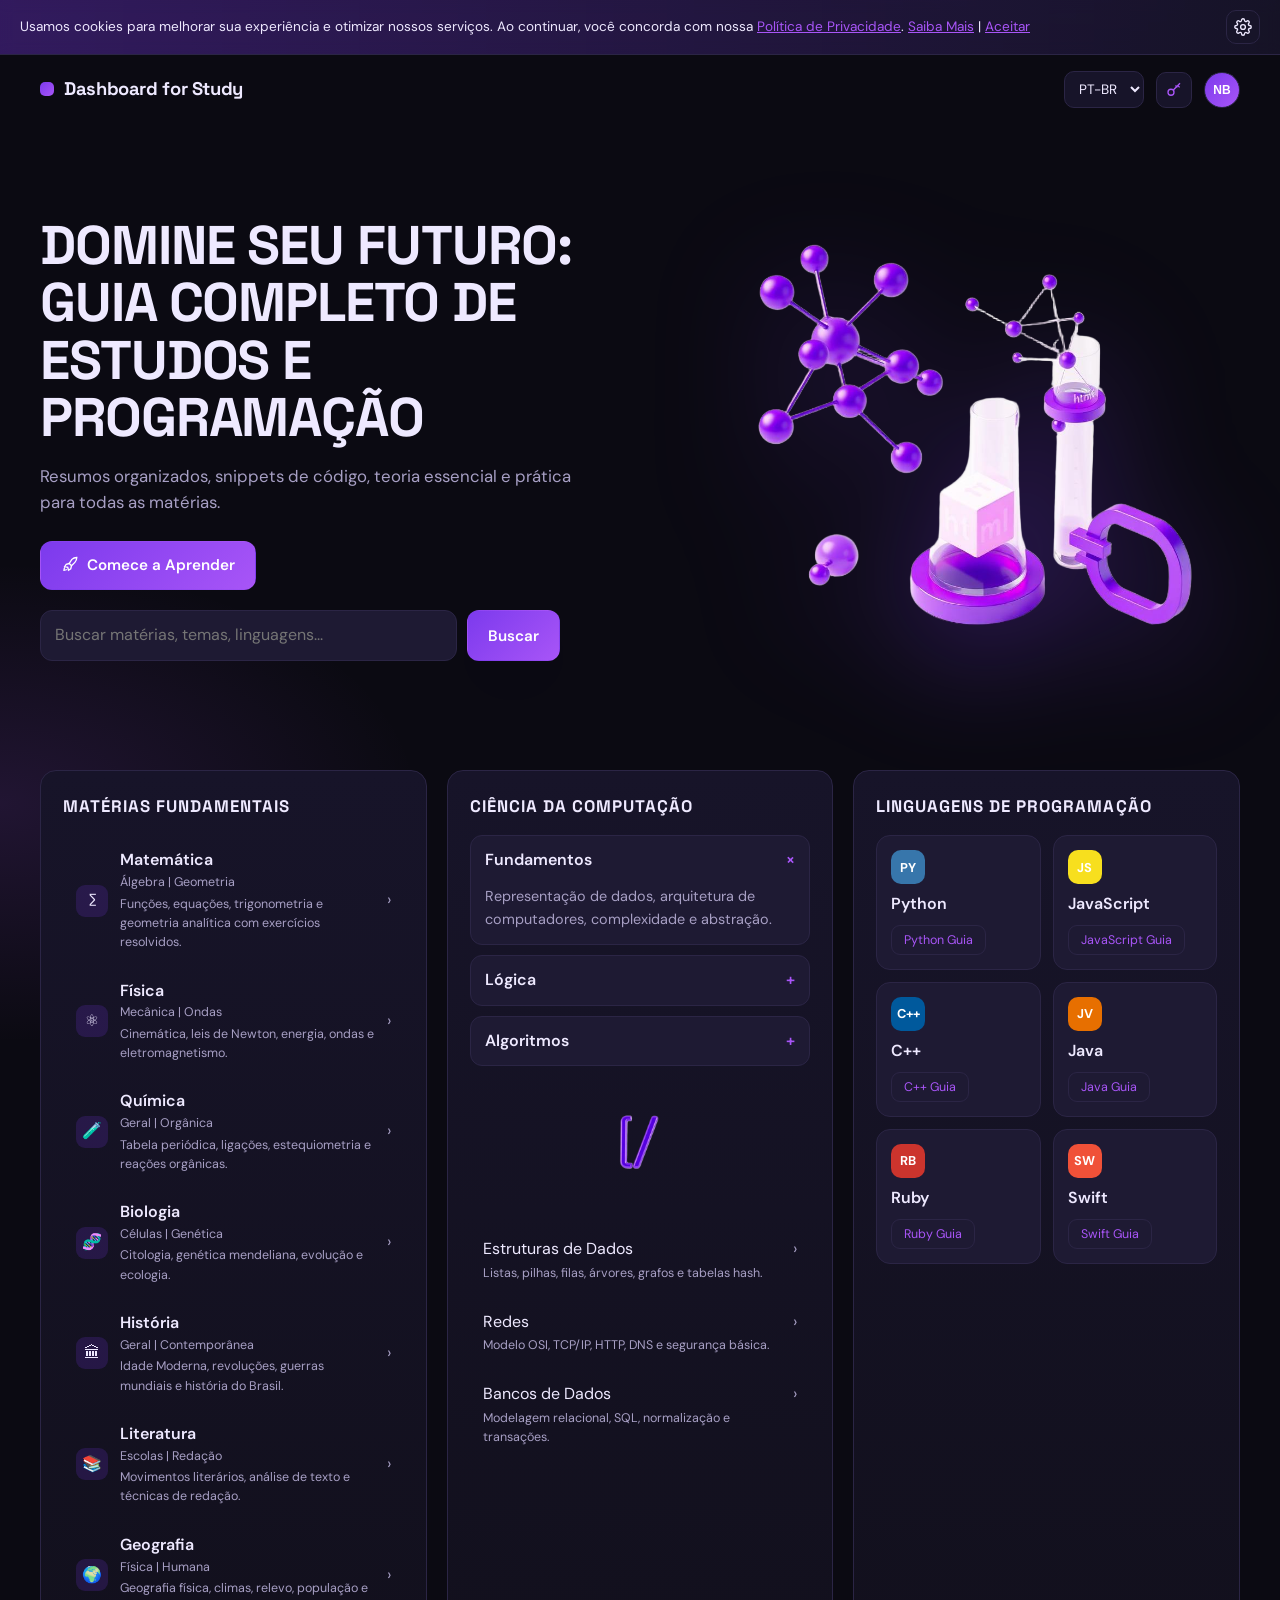
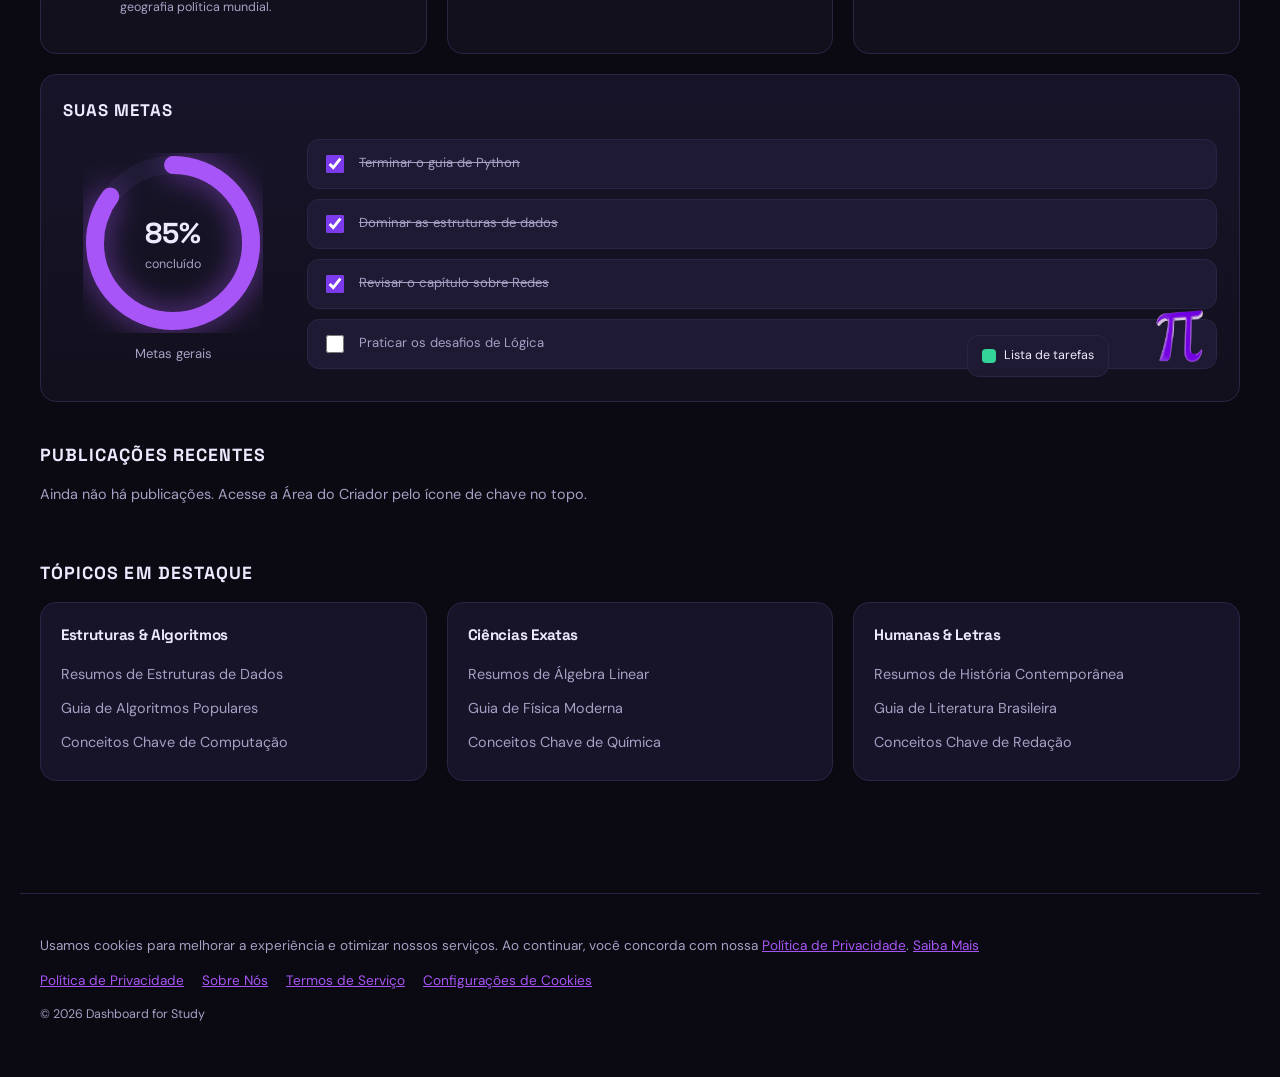
<file: public/site/index.html>
<!doctype html>
<html lang="pt-BR">
  <head>
    <meta charset="utf-8" />
    <meta name="viewport" content="width=device-width, initial-scale=1" />
    <title>Dashboard for Study — Guia de Estudos e Programação</title>
    <meta
      name="description"
      content="Resumos organizados, snippets de código, teoria essencial e prática para todas as matérias."
    />
    <link rel="preconnect" href="https://fonts.googleapis.com" />
    <link rel="preconnect" href="https://fonts.gstatic.com" crossorigin />
    <link
      rel="stylesheet"
      href="https://fonts.googleapis.com/css2?family=Space+Grotesk:wght@500;700&family=DM+Sans:wght@400;500;700&display=swap"
    />
    <link rel="stylesheet" href="./styles.css" />
  </head>
  <body>
    <!-- Barra de cookies -->
    <div class="cookiebar" id="cookiebar">
      <p class="cookiebar__text">
        <span data-i18n="cookie.text"></span>
        <a href="#" data-i18n="cookie.privacy"></a>.
        <a href="#" data-i18n="cookie.more"></a> |
        <a href="#" id="cookieAccept" data-i18n="cookie.accept"></a>
      </p>
      <button class="iconbtn" id="cookieSettings" aria-label="Configurações de Cookies">
        <svg viewBox="0 0 24 24" width="18" height="18" fill="none" stroke="currentColor" stroke-width="1.8">
          <circle cx="12" cy="12" r="3.2" />
          <path d="M19.4 15a1.7 1.7 0 0 0 .34 1.88l.06.06a2 2 0 1 1-2.83 2.83l-.06-.06a1.7 1.7 0 0 0-1.88-.34 1.7 1.7 0 0 0-1 1.56V21a2 2 0 1 1-4 0v-.09A1.7 1.7 0 0 0 8.9 19.3a1.7 1.7 0 0 0-1.88.34l-.06.06a2 2 0 1 1-2.83-2.83l.06-.06A1.7 1.7 0 0 0 4.7 15a1.7 1.7 0 0 0-1.56-1H3a2 2 0 1 1 0-4h.09A1.7 1.7 0 0 0 4.7 9a1.7 1.7 0 0 0-.34-1.88l-.06-.06a2 2 0 1 1 2.83-2.83l.06.06A1.7 1.7 0 0 0 9 4.7a1.7 1.7 0 0 0 1-1.56V3a2 2 0 1 1 4 0v.09a1.7 1.7 0 0 0 1 1.56 1.7 1.7 0 0 0 1.88-.34l.06-.06a2 2 0 1 1 2.83 2.83l-.06.06A1.7 1.7 0 0 0 19.3 9c.24.6.82 1 1.47 1H21a2 2 0 1 1 0 4h-.09a1.7 1.7 0 0 0-1.51 1z" />
        </svg>
      </button>
    </div>

    <!-- Cabeçalho -->
    <header class="topnav">
      <a class="brand" href="#top">
        <span class="brand__dot"></span>
        Dashboard for Study
      </a>
      <nav class="topnav__right">
        <label class="sr-only" for="lang">Idioma</label>
        <select id="lang" class="select">
          <option value="pt">PT-BR</option>
          <option value="en">EN</option>
          <option value="fr">FR</option>
        </select>
        <a class="keybtn" href="./criador.html" id="creatorKey" aria-label="Área do Criador" title="Área do Criador">
          <svg viewBox="0 0 24 24" width="18" height="18" fill="none" stroke="currentColor" stroke-width="1.8">
            <circle cx="8" cy="15" r="4" />
            <path d="M10.8 12.2 20 3m-3 3 2.5 2.5M14 6l2.5 2.5" />
          </svg>
        </a>
        <button class="avatar" aria-label="Perfil de usuário">NB</button>
      </nav>
    </header>

    <main id="top">
      <!-- Hero -->
      <section class="hero">
        <div class="hero__content">
          <h1 data-i18n="hero.title"></h1>
          <p class="lead" data-i18n="hero.subtitle"></p>
          <div class="hero__cta">
            <a class="btn btn--primary" href="#painel">
              <svg viewBox="0 0 24 24" width="18" height="18" fill="none" stroke="currentColor" stroke-width="1.8">
                <path d="M5 15c-1 2-1 4-1 4s2 0 4-1" />
                <path d="M14.5 4.5C17 2 21 2 21 2s0 4-2.5 6.5L14 13l-3-3z" />
                <path d="M11 10l-4 1-2 3 4 1 1 4 3-2 1-4" />
              </svg>
              <span data-i18n="hero.cta1"></span>
            </a>
          </div>
          <form class="search" id="searchForm" role="search">
            <input class="input search__input" id="searchInput" type="search" data-i18n-ph="search.ph" aria-label="Buscar" />
            <button class="btn btn--primary" type="submit" data-i18n="search.btn"></button>
          </form>
        </div>
        <div class="hero__art">
          <img src="./img/hero-3d.png" alt="Ilustração 3D com molécula, grafo de nós e tubo de ensaio" width="1024" height="1024" />
        </div>
      </section>

      <!-- Resultados da busca -->
      <section class="results hidden" id="searchResults">
        <h2 data-i18n="search.title"></h2>
        <p class="results__info" id="searchInfo"></p>
        <div class="results__grid" id="searchList"></div>
        <button class="btn btn--ghost btn--sm" type="button" id="searchClear" data-i18n="search.clear"></button>
      </section>


      <!-- Painel -->
      <section class="grid3" id="painel">
        <!-- Coluna 1 -->
        <article class="card">
          <h2 data-i18n="col1.title"></h2>
          <ul class="subjects" id="subjects"></ul>
        </article>

        <!-- Coluna 2 -->
        <article class="card card--cs">
          <h2 data-i18n="col2.title"></h2>
          <div class="accordion" id="accordion"></div>
          <img class="card__art" src="./img/code-3d.png" alt="Ícone 3D de código" width="768" height="768" loading="lazy" />
          <ul class="links" id="csLinks"></ul>
        </article>

        <!-- Coluna 3 -->
        <article class="card">
          <h2 data-i18n="col3.title"></h2>
          <div class="langs" id="langs"></div>
        </article>
      </section>

      <!-- Metas -->
      <section class="goals">
        <div class="card goals__card">
          <h2 data-i18n="goals.title"></h2>
          <div class="goals__body">
            <div class="donut" id="donut">
              <svg viewBox="0 0 120 120" width="180" height="180">
                <circle class="donut__bg" cx="60" cy="60" r="52" />
                <circle class="donut__fg" id="donutFg" cx="60" cy="60" r="52" />
              </svg>
              <div class="donut__label">
                <strong id="donutPct">85%</strong>
                <span data-i18n="goals.done"></span>
              </div>
              <p class="donut__caption" data-i18n="goals.overall"></p>
            </div>
            <ul class="checklist" id="checklist"></ul>
          </div>
          <img class="goals__pi" src="./img/pi-3d.png" alt="Símbolo Pi em 3D" width="640" height="640" loading="lazy" />
          <div class="floatcard">
            <span class="floatcard__box"></span>
            <span data-i18n="goals.float"></span>
          </div>
        </div>
      </section>

      <!-- Publicações recentes -->
      <section class="recent" id="publicacoes">
        <h2 data-i18n="recent.title"></h2>
        <p class="recent__empty hidden" id="recentEmpty" data-i18n="recent.empty"></p>
        <div class="recent__grid" id="recentPosts"></div>
      </section>

      <!-- Tópicos em destaque -->
      <section class="topics">
        <h2 data-i18n="topics.title"></h2>
        <div class="topics__grid" id="topics"></div>
      </section>
    </main>

    <footer class="footer">
      <p class="footer__note">
        <span data-i18n="footer.text"></span>
        <a href="#" data-page="privacy" data-i18n="cookie.privacy"></a>. <a href="#" data-page="about" data-i18n="cookie.more"></a>
      </p>
      <nav class="footer__links">
        <a href="#" data-page="privacy" data-i18n="cookie.privacy"></a>
        <a href="#" data-page="about" data-i18n="footer.about"></a>
        <a href="#" data-page="terms" data-i18n="footer.terms"></a>
        <a href="#" id="footerCookieSettings" data-i18n="footer.cookieSettings"></a>
      </nav>
      <p class="footer__copy">© <span id="year"></span> Dashboard for Study</p>
    </footer>

    <!-- Janela de detalhes -->
    <div class="modal hidden" id="modal">
      <div class="modal__backdrop" data-close="1"></div>
      <div class="modal__box" role="dialog" aria-modal="true" aria-labelledby="modalTitle">
        <button class="modal__close" type="button" data-close="1" aria-label="Fechar">×</button>
        <h2 id="modalTitle"></h2>
        <div class="modal__body" id="modalBody"></div>
      </div>
    </div>

    <script src="./i18n.js"></script>
    <script src="./data.js"></script>
    <script src="./app.js"></script>
  </body>
</html>
</file>
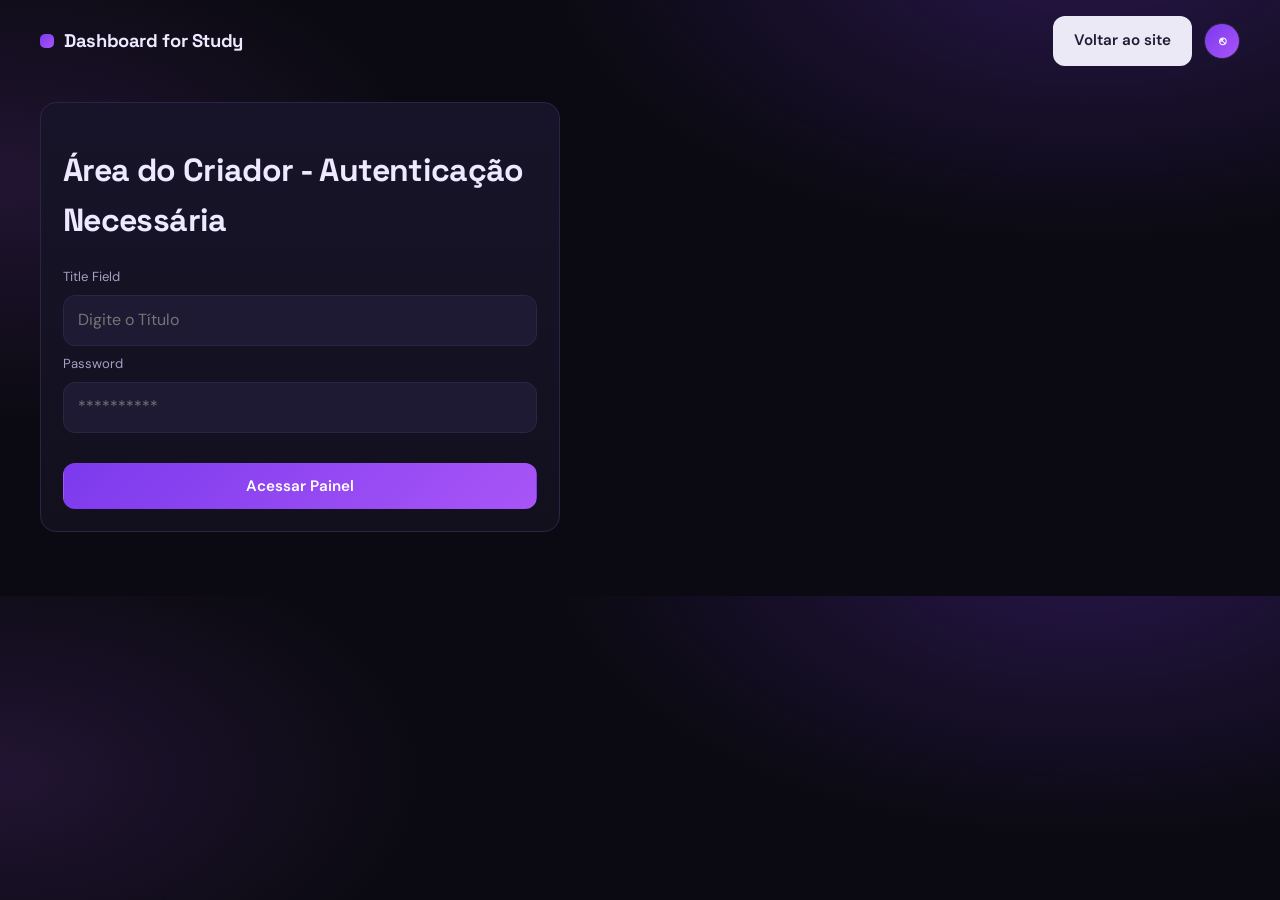
<file: public/site/criador.html>
<!doctype html>
<html lang="pt-BR">
  <head>
    <meta charset="utf-8" />
    <meta name="viewport" content="width=device-width, initial-scale=1" />
    <title>Área do Criador — Dashboard for Study</title>
    <meta name="description" content="Área do criador: publique, edite e elimine conteúdos do Dashboard for Study." />
    <meta name="robots" content="noindex" />
    <link rel="preconnect" href="https://fonts.googleapis.com" />
    <link rel="preconnect" href="https://fonts.gstatic.com" crossorigin />
    <link
      rel="stylesheet"
      href="https://fonts.googleapis.com/css2?family=Space+Grotesk:wght@500;700&family=DM+Sans:wght@400;500;700&display=swap"
    />
    <link rel="stylesheet" href="./styles.css" />
  </head>
  <body>
    <header class="topnav">
      <a class="brand" href="./index.html">
        <span class="brand__dot"></span>
        Dashboard for Study
      </a>
      <nav class="topnav__right">
        <a class="btn btn--ghost" href="./index.html" data-i18n="creator.back"></a>
        <button class="avatar" id="logoutBtn" aria-label="Sair" title="Sair">⎋</button>
      </nav>
    </header>

    <main class="creator">
      <div class="card creator__card" id="creatorLogin">
        <h1 data-i18n="creator.title"></h1>
        <form id="creatorForm" class="form">
          <label for="cTitle" data-i18n="creator.titleField"></label>
          <input id="cTitle" class="input" type="text" data-i18n-ph="creator.titlePh" />
          <label for="cPass" data-i18n="creator.password"></label>
          <input id="cPass" class="input" type="password" placeholder="**********" />
          <p class="hint" id="creatorHint"></p>
          <button class="btn btn--primary" type="submit"><span data-i18n="creator.submit"></span></button>
        </form>
      </div>

      <div class="creator__panel hidden" id="creatorPanel">
        <div class="card">
          <h2 data-i18n="practice.title"></h2>
          <pre class="code"><code id="codeBlock"></code></pre>
        </div>

        <div class="card">
          <h2 data-i18n="publish.title"></h2>
          <label for="pTitle" data-i18n="creator.titleField"></label>
          <input id="pTitle" class="input" type="text" data-i18n-ph="creator.titlePh" />
          <label for="pSubject" data-i18n="creator.subjectField"></label>
          <input id="pSubject" class="input" type="text" list="subjectList" data-i18n-ph="creator.subjectPh" />
          <datalist id="subjectList"></datalist>
          <div class="toolbar" id="toolbar">
            <button type="button" data-cmd="bold"><b>B</b></button>
            <button type="button" data-cmd="italic"><i>I</i></button>
            <button type="button" data-cmd="underline"><u>U</u></button>
            <button type="button" data-cmd="formatBlock" data-val="blockquote">&ldquo;&rdquo;</button>
            <button type="button" data-cmd="insertUnorderedList">&bull;</button>
            <button type="button" data-cmd="insertOrderedList">1.</button>
          </div>
          <div class="editor" id="editor" contenteditable="true"></div>
          <div class="statusbar">
            <label class="check"><input type="radio" name="pstate" value="draft" checked /> <span data-i18n="publish.draft"></span></label>
            <label class="check"><input type="radio" name="pstate" value="published" /> <span data-i18n="publish.published"></span></label>
            <button class="btn btn--ghost hidden" id="cancelBtn" type="button" data-i18n="publish.cancel"></button>
            <button class="btn btn--primary" id="publishBtn" type="button" data-i18n="publish.save"></button>
          </div>
        </div>

        <div class="card">
          <div class="posts__head">
            <h2 data-i18n="publish.list"></h2>
            <button class="btn btn--ghost" id="clearAllBtn" type="button" data-i18n="publish.clearAll"></button>
          </div>
          <p class="hint hidden" id="postsEmpty" data-i18n="publish.empty"></p>
          <ul class="posts" id="posts"></ul>
        </div>
      </div>
    </main>

    <script src="./data.js"></script>
    <script src="./criador.js"></script>
  </body>
</html>
</file>
<file: public/site/styles.css>
:root {
  --bg: #0b0a12;
  --bg-2: #12101d;
  --surface: #171429;
  --surface-2: #1e1a33;
  --border: #2b2545;
  --text: #eee9ff;
  --muted: #a79fc4;
  --primary: #7c3aed;
  --primary-2: #a855f7;
  --ok: #34d399;
  --radius: 16px;
  --shadow: 0 20px 50px -25px rgba(124, 58, 237, 0.6);
}

* { box-sizing: border-box; }

html { scroll-behavior: smooth; }

body {
  margin: 0;
  background:
    radial-gradient(900px 500px at 85% -10%, rgba(124, 58, 237, 0.25), transparent 60%),
    radial-gradient(700px 400px at 0% 30%, rgba(168, 85, 247, 0.14), transparent 60%),
    var(--bg);
  color: var(--text);
  font-family: "DM Sans", system-ui, sans-serif;
  line-height: 1.55;
}

h1, h2, h3, .brand { font-family: "Space Grotesk", system-ui, sans-serif; letter-spacing: -0.02em; }

a { color: var(--primary-2); }

.sr-only {
  position: absolute; width: 1px; height: 1px; padding: 0; margin: -1px;
  overflow: hidden; clip: rect(0 0 0 0); white-space: nowrap; border: 0;
}

.hidden { display: none !important; }

/* Cookie bar */
.cookiebar {
  position: sticky; top: 0; z-index: 40;
  display: flex; gap: 12px; align-items: center; justify-content: space-between;
  padding: 10px 20px;
  background: linear-gradient(90deg, rgba(124, 58, 237, 0.35), rgba(23, 20, 41, 0.9));
  border-bottom: 1px solid var(--border);
  backdrop-filter: blur(8px);
  font-size: 0.85rem;
}
.cookiebar__text { margin: 0; color: var(--text); }
.iconbtn {
  display: grid; place-items: center;
  width: 34px; height: 34px; flex: none;
  border-radius: 10px; border: 1px solid var(--border);
  background: var(--surface); color: var(--text); cursor: pointer;
}
.iconbtn:hover { background: var(--surface-2); }

/* Top nav */
.topnav {
  display: flex; align-items: center; justify-content: space-between;
  padding: 16px 20px; max-width: 1240px; margin: 0 auto;
}
.brand {
  display: inline-flex; align-items: center; gap: 10px;
  font-size: 1.15rem; font-weight: 700; color: var(--text); text-decoration: none;
}
.brand__dot {
  width: 14px; height: 14px; border-radius: 5px;
  background: linear-gradient(135deg, var(--primary), var(--primary-2));
  box-shadow: var(--shadow);
}
.topnav__right { display: flex; align-items: center; gap: 12px; }
.select {
  background: var(--surface); color: var(--text);
  border: 1px solid var(--border); border-radius: 10px;
  padding: 8px 10px; font: inherit; font-size: 0.85rem; cursor: pointer;
}
.avatar {
  width: 36px; height: 36px; border-radius: 50%; border: 1px solid var(--border);
  background: linear-gradient(135deg, var(--primary), var(--primary-2));
  color: #fff; font-weight: 700; font-size: 0.75rem; cursor: pointer;
}

/* Layout */
main { max-width: 1240px; margin: 0 auto; padding: 0 20px 64px; }

.card {
  position: relative;
  background: linear-gradient(180deg, var(--surface), var(--bg-2));
  border: 1px solid var(--border);
  border-radius: var(--radius);
  padding: 22px;
}
.card h2 { margin: 0 0 16px; font-size: 1.05rem; text-transform: uppercase; letter-spacing: 0.06em; }

/* Hero */
.hero {
  display: grid; grid-template-columns: 1.05fr 0.95fr; gap: 24px; align-items: center;
  padding: 32px 0 48px;
}
.hero h1 { font-size: clamp(2rem, 5vw, 3.4rem); line-height: 1.05; margin: 0 0 16px; }
.lead { color: var(--muted); font-size: 1.05rem; max-width: 46ch; }
.hero__cta { display: flex; flex-wrap: wrap; gap: 12px; margin-top: 26px; }
.hero__art img { width: 100%; height: auto; filter: drop-shadow(0 30px 60px rgba(124, 58, 237, 0.35)); animation: float 7s ease-in-out infinite; }

@keyframes float { 0%,100% { transform: translateY(0); } 50% { transform: translateY(-14px); } }

.btn {
  display: inline-flex; align-items: center; gap: 8px;
  padding: 12px 20px; border-radius: 12px; border: 1px solid transparent;
  font-weight: 600; font-size: 0.95rem; text-decoration: none; cursor: pointer;
  font-family: inherit;
}
.btn--primary { background: linear-gradient(135deg, var(--primary), var(--primary-2)); color: #fff; box-shadow: var(--shadow); }
.btn--primary:hover { filter: brightness(1.08); }
.btn--ghost { background: #ece9f7; color: #201b33; }
.btn--ghost:hover { background: #fff; }

/* Grid 3 colunas */
.grid3 { display: grid; grid-template-columns: repeat(3, 1fr); gap: 20px; }

.subjects, .links, .posts, .checklist { list-style: none; margin: 0; padding: 0; }
.subjects li a, .links li a {
  display: flex; align-items: center; gap: 12px;
  padding: 12px 12px; border-radius: 12px; text-decoration: none; color: var(--text);
  border: 1px solid transparent;
}
.subjects li a:hover, .links li a:hover { background: var(--surface-2); border-color: var(--border); }
.subjects .ico { width: 32px; height: 32px; flex: none; display: grid; place-items: center; border-radius: 9px; background: rgba(124,58,237,0.18); }
.subjects .name { font-weight: 600; }
.subjects .tags { display: block; font-size: 0.78rem; color: var(--muted); }
.arrow { margin-left: auto; color: var(--muted); }

.accordion__item { border: 1px solid var(--border); border-radius: 12px; margin-bottom: 10px; overflow: hidden; background: var(--surface-2); }
.accordion__btn {
  width: 100%; display: flex; align-items: center; justify-content: space-between;
  padding: 12px 14px; background: none; border: 0; color: var(--text);
  font: inherit; font-weight: 600; cursor: pointer;
}
.accordion__btn span.plus { color: var(--primary-2); transition: transform 0.2s; }
.accordion__item.open span.plus { transform: rotate(45deg); }
.accordion__panel { display: none; padding: 0 14px 14px; color: var(--muted); font-size: 0.9rem; }
.accordion__item.open .accordion__panel { display: block; }

.card--cs .card__art { display: block; width: 130px; height: 130px; object-fit: contain; margin: 14px auto; animation: float 6s ease-in-out infinite; }

.langs { display: grid; grid-template-columns: 1fr 1fr; gap: 12px; }
.lang {
  display: flex; flex-direction: column; gap: 8px; align-items: flex-start;
  padding: 14px; border-radius: 14px; background: var(--surface-2); border: 1px solid var(--border);
}
.lang__logo { width: 34px; height: 34px; border-radius: 10px; display: grid; place-items: center; font-weight: 700; font-size: 0.8rem; color: #fff; }
.lang__name { font-weight: 600; }
.lang__btn { font-size: 0.78rem; padding: 6px 12px; border-radius: 9px; border: 1px solid var(--border); background: transparent; color: var(--primary-2); cursor: pointer; font-family: inherit; }
.lang__btn:hover { background: rgba(124,58,237,0.18); }

/* Metas */
.goals { margin-top: 20px; }
.goals__card { overflow: hidden; }
.goals__body { display: grid; grid-template-columns: 220px 1fr; gap: 24px; align-items: center; }
.donut { position: relative; text-align: center; }
.donut svg { transform: rotate(-90deg); }
.donut__bg { fill: none; stroke: var(--surface-2); stroke-width: 12; }
.donut__fg {
  fill: none; stroke: url(#g); stroke: var(--primary-2); stroke-width: 12; stroke-linecap: round;
  stroke-dasharray: 327; stroke-dashoffset: 49; transition: stroke-dashoffset 0.6s ease;
  filter: drop-shadow(0 0 10px rgba(168,85,247,0.6));
}
.donut__label { position: absolute; inset: 0 0 auto; top: 58px; display: grid; }
.donut__label strong { font-size: 1.8rem; font-family: "Space Grotesk", sans-serif; }
.donut__label span { font-size: 0.78rem; color: var(--muted); }
.donut__caption { color: var(--muted); font-size: 0.82rem; margin: 4px 0 0; }

.checklist li { margin-bottom: 10px; }
.checklist label {
  display: flex; align-items: center; gap: 12px; cursor: pointer;
  padding: 12px 14px; border-radius: 12px; background: var(--surface-2); border: 1px solid var(--border);
}
.checklist input { width: 18px; height: 18px; accent-color: var(--primary); }
.checklist input:checked + span { color: var(--muted); text-decoration: line-through; }

.goals__pi { position: absolute; right: 12px; bottom: 12px; width: 96px; height: 96px; object-fit: contain; opacity: 0.9; animation: float 8s ease-in-out infinite; pointer-events: none; }
.floatcard {
  position: absolute; right: 130px; bottom: 24px;
  display: inline-flex; align-items: center; gap: 8px;
  padding: 10px 14px; border-radius: 12px; font-size: 0.78rem;
  background: rgba(30, 26, 51, 0.9); border: 1px solid var(--border);
  box-shadow: var(--shadow); animation: float 5.5s ease-in-out infinite;
}
.floatcard__box { width: 14px; height: 14px; border-radius: 4px; background: var(--ok); }

/* Criador */
.creator { margin-top: 20px; display: grid; gap: 20px; }
.creator__card { max-width: 520px; }
.creator__panel { display: grid; gap: 20px; }
.form { display: grid; gap: 8px; }
label { font-size: 0.82rem; color: var(--muted); }
.input, .editor {
  width: 100%; padding: 12px 14px; border-radius: 12px;
  background: var(--surface-2); border: 1px solid var(--border); color: var(--text);
  font: inherit;
}
.input:focus, .editor:focus { outline: 2px solid var(--primary); }
.hint { font-size: 0.78rem; color: var(--muted); margin: 2px 0 6px; }
.form .btn { justify-content: center; margin-top: 6px; }

.code {
  margin: 0; padding: 18px; border-radius: 12px; overflow-x: auto;
  background: #0e0b1a; border: 1px solid var(--border);
  font-family: ui-monospace, "SFMono-Regular", Menlo, monospace; font-size: 0.86rem; line-height: 1.7;
}
.tok-key { color: #c084fc; }
.tok-str { color: #6ee7b7; }
.tok-num { color: #fbbf24; }
.tok-com { color: #6b6486; font-style: italic; }
.tok-fn { color: #60a5fa; }

.toolbar { display: flex; flex-wrap: wrap; gap: 6px; margin: 10px 0; }
.toolbar button {
  min-width: 36px; height: 34px; border-radius: 9px; cursor: pointer;
  background: var(--surface-2); border: 1px solid var(--border); color: var(--text); font: inherit;
}
.toolbar button:hover { background: rgba(124,58,237,0.25); }
.editor { min-height: 160px; }
.editor blockquote { border-left: 3px solid var(--primary); margin: 8px 0; padding-left: 12px; color: var(--muted); }

.statusbar { display: flex; flex-wrap: wrap; align-items: center; gap: 16px; margin-top: 14px; }
.check { display: inline-flex; align-items: center; gap: 8px; color: var(--text); font-size: 0.9rem; }
.check input { accent-color: var(--primary); }
.statusbar .btn { margin-left: auto; }

.posts li { padding: 12px 14px; border-radius: 12px; background: var(--surface-2); border: 1px solid var(--border); margin-top: 10px; }
.posts .badge { font-size: 0.7rem; padding: 2px 8px; border-radius: 999px; background: rgba(124,58,237,0.25); color: var(--primary-2); margin-left: 8px; }

/* Tópicos */
.topics { margin-top: 40px; }
.topics h2 { font-size: 1.1rem; text-transform: uppercase; letter-spacing: 0.06em; }
.topics__grid { display: grid; grid-template-columns: repeat(3, 1fr); gap: 20px; }
.topics__col { background: var(--surface); border: 1px solid var(--border); border-radius: var(--radius); padding: 20px; }
.topics__col h3 { margin: 0 0 10px; font-size: 0.95rem; }
.topics__col a { display: block; padding: 6px 0; font-size: 0.9rem; color: var(--muted); text-decoration: none; }
.topics__col a:hover { color: var(--primary-2); }

/* Footer */
.footer {
  border-top: 1px solid var(--border); margin-top: 48px; padding: 28px 20px 40px;
  max-width: 1240px; margin-inline: auto; color: var(--muted); font-size: 0.85rem;
}
.footer__links { display: flex; flex-wrap: wrap; gap: 18px; margin-top: 12px; }
.footer__copy { margin-top: 14px; font-size: 0.78rem; }

@media (max-width: 980px) {
  .hero { grid-template-columns: 1fr; }
  .grid3, .topics__grid { grid-template-columns: 1fr; }
  .goals__body { grid-template-columns: 1fr; justify-items: center; }
  .goals__pi, .floatcard { position: static; margin-top: 16px; }
  .floatcard { display: inline-flex; }
}

@media (max-width: 560px) {
  .cookiebar { flex-direction: column; align-items: flex-start; }
  .langs { grid-template-columns: 1fr; }
}

/* Chave da Área do Criador */
.keybtn {
  display: grid; place-items: center; width: 36px; height: 36px;
  border-radius: 10px; border: 1px solid var(--border);
  background: var(--surface); color: var(--primary-2);
}
.keybtn:hover { background: var(--surface-2); }

/* Busca */
.search { display: flex; gap: 10px; margin-top: 20px; max-width: 520px; }
.search__input { flex: 1; }
.btn--sm { padding: 8px 14px; font-size: 0.85rem; }
.btn--danger { background: #7f1d3a; color: #fff; }

.results { margin: 8px 0 28px; }
.results h2 { font-size: 1.05rem; text-transform: uppercase; letter-spacing: 0.06em; }
.results__info { color: var(--muted); font-size: 0.88rem; }
.results__grid { display: grid; grid-template-columns: repeat(3, 1fr); gap: 14px; margin-bottom: 14px; }
.result { background: var(--surface); border: 1px solid var(--border); border-radius: 14px; padding: 16px; }
.result h3 { margin: 6px 0 6px; font-size: 0.98rem; }
.result__group { font-size: 0.7rem; text-transform: uppercase; letter-spacing: 0.08em; color: var(--primary-2); }
.result__text { margin: 0; font-size: 0.85rem; color: var(--muted); }

/* Resumos nas listas */
.subjects .summary, .links .summary { display: block; font-size: 0.78rem; color: var(--muted); margin-top: 2px; }
.links li a { align-items: flex-start; }

/* Publicações recentes */
.recent { margin-top: 40px; }
.recent h2 { font-size: 1.1rem; text-transform: uppercase; letter-spacing: 0.06em; }
.recent__empty { color: var(--muted); font-size: 0.9rem; }
.recent__grid { display: grid; grid-template-columns: repeat(3, 1fr); gap: 16px; }
.postcard { background: var(--surface); border: 1px solid var(--border); border-radius: var(--radius); padding: 18px; }
.postcard h3 { margin: 0 0 6px; font-size: 1rem; }
.postcard__meta { margin: 0 0 8px; font-size: 0.75rem; color: var(--primary-2); }
.postcard__text { margin: 0; font-size: 0.88rem; color: var(--muted); }

/* Lista de posts na área do criador */
.posts__head { display: flex; align-items: center; justify-content: space-between; gap: 12px; }
.posts__row { display: flex; align-items: center; gap: 10px; flex-wrap: wrap; }
.posts__toggle { flex: 1 1 180px; text-align: left; background: none; border: 0; color: var(--text); font: inherit; font-weight: 700; cursor: pointer; display: flex; align-items: center; gap: 8px; }
.posts__caret { color: var(--primary-2); transition: transform 0.18s ease; }
li.open .posts__caret { transform: rotate(90deg); }
.posts__body { display: none; margin-top: 10px; line-height: 1.6; }
.posts__body img { max-width: 100%; }
li.open .posts__body { display: block; }
.summarylist { list-style: none; margin: 0; padding: 0; display: grid; gap: 10px; }
.summarylist > li { border: 1px solid var(--border); border-radius: var(--radius); background: var(--surface); }
.summarylist__btn { width: 100%; text-align: left; background: none; border: 0; color: var(--text); font: inherit; font-weight: 600; padding: 12px 14px; cursor: pointer; display: flex; align-items: center; gap: 8px; }
.summarylist__caret { color: var(--primary-2); transition: transform 0.18s ease; }
.summarylist > li.open .summarylist__caret { transform: rotate(90deg); }
.summarylist__date { margin-left: auto; font-size: 0.75rem; color: var(--muted); font-weight: 400; }
.summarylist__body { display: none; padding: 0 14px 14px; line-height: 1.6; }
.summarylist__body img { max-width: 100%; }
.summarylist > li.open .summarylist__body { display: block; }
.postcard { cursor: pointer; }
.posts__actions { margin-left: auto; display: flex; gap: 8px; }
.posts__date { font-size: 0.75rem; color: var(--muted); }

@media (max-width: 980px) {
  .results__grid, .recent__grid { grid-template-columns: 1fr; }
  .search { flex-direction: column; }
}

/* Janela de detalhes */
.modal { position: fixed; inset: 0; z-index: 60; display: flex; align-items: center; justify-content: center; padding: 20px; }
.modal.hidden { display: none; }
.modal__backdrop { position: absolute; inset: 0; background: rgba(4, 4, 14, 0.72); backdrop-filter: blur(3px); }
.modal__box { position: relative; z-index: 1; width: min(720px, 100%); max-height: 82vh; overflow-y: auto; background: var(--surface); border: 1px solid var(--border); border-radius: var(--radius); padding: 26px 28px; box-shadow: 0 30px 80px rgba(0, 0, 0, 0.55); }
.modal__box h2 { margin: 0 0 14px; font-size: 1.3rem; padding-right: 34px; }
.modal__close { position: absolute; top: 12px; right: 14px; width: 34px; height: 34px; border-radius: 50%; border: 1px solid var(--border); background: transparent; color: inherit; font-size: 1.2rem; cursor: pointer; }
.modal__close:hover { border-color: var(--primary); color: var(--primary-2); }
.modal__section { margin-bottom: 16px; }
.modal__section h3 { margin: 0 0 4px; font-size: 0.95rem; color: var(--primary-2); }
.modal__section p { margin: 0; font-size: 0.9rem; color: var(--muted); line-height: 1.6; }
body.modal-open { overflow: hidden; }

/* Matéria nas publicações e resumos no modal */
.badge--subject { background: rgba(147, 97, 255, 0.18); color: #c9b4ff; }
.modal__lead { color: var(--muted, #9aa3b2); margin: 0 0 14px; }
.modal__empty { color: var(--muted, #9aa3b2); }
.modal__rich { line-height: 1.6; }
.modal__rich img { max-width: 100%; }
</file>
